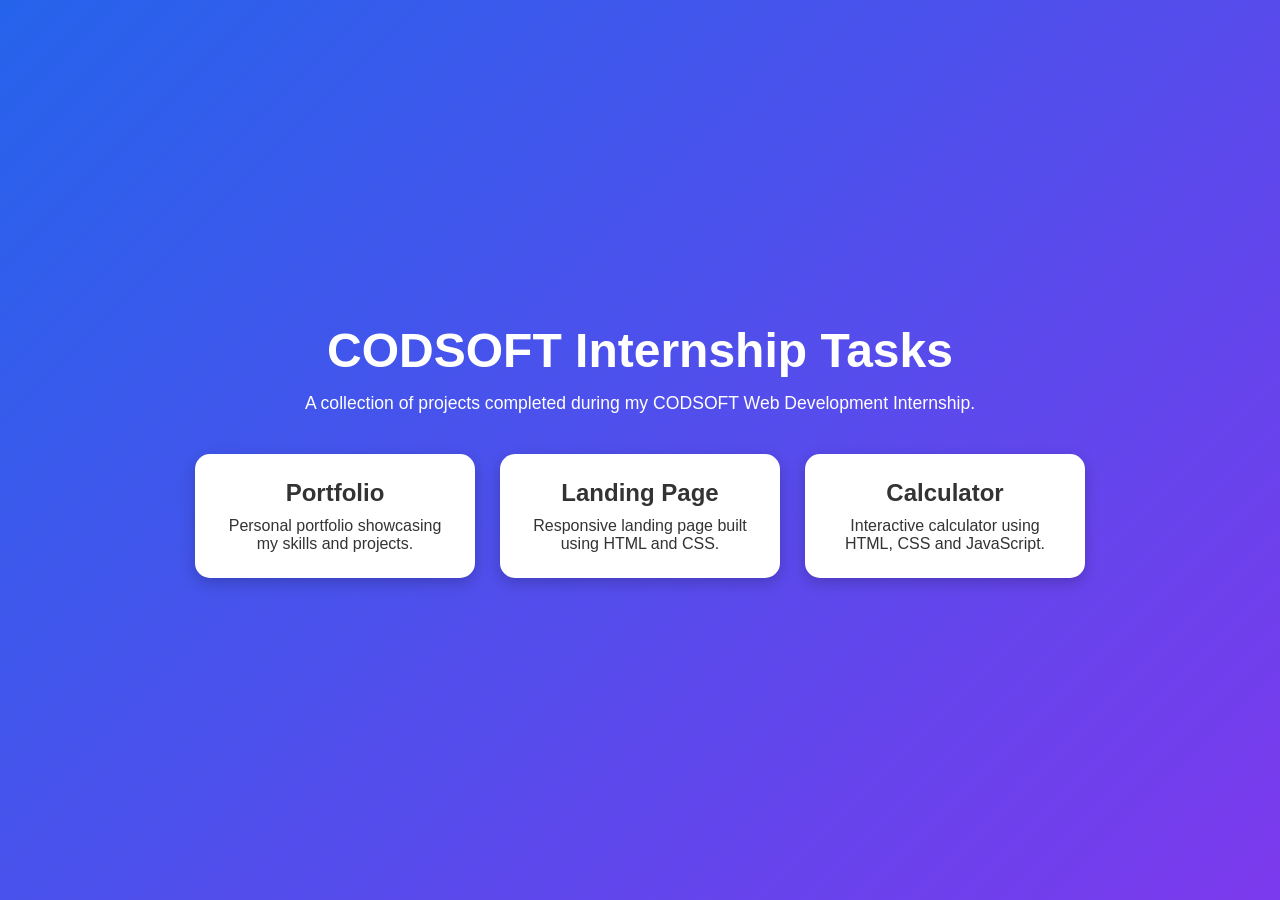
<file: index.html>
<!DOCTYPE html>
<html lang="en">
<head>
  <meta charset="UTF-8">
  <meta name="viewport" content="width=device-width, initial-scale=1.0">
  <title>CODSOFT Internship Tasks</title>
  <link rel="stylesheet" href="styles.css">
</head>
<body>

<div class="container">
    <h1>CODSOFT Internship Tasks</h1>

    <p class="subtitle">
        A collection of projects completed during my CODSOFT Web Development Internship.
    </p>

    <div class="cards">
        <a href="tasks/codsoft_task01/" class="card">
            <h2>Portfolio</h2>
            <p>Personal portfolio showcasing my skills and projects.</p>
        </a>

        <a href="tasks/codsoft_task02/" class="card">
            <h2>Landing Page</h2>
            <p>Responsive landing page built using HTML and CSS.</p>
        </a>

        <a href="tasks/codsoft_task03/" class="card">
            <h2>Calculator</h2>
            <p>Interactive calculator using HTML, CSS and JavaScript.</p>
        </a>
    </div>
</div>
</body>
</html>
</file>
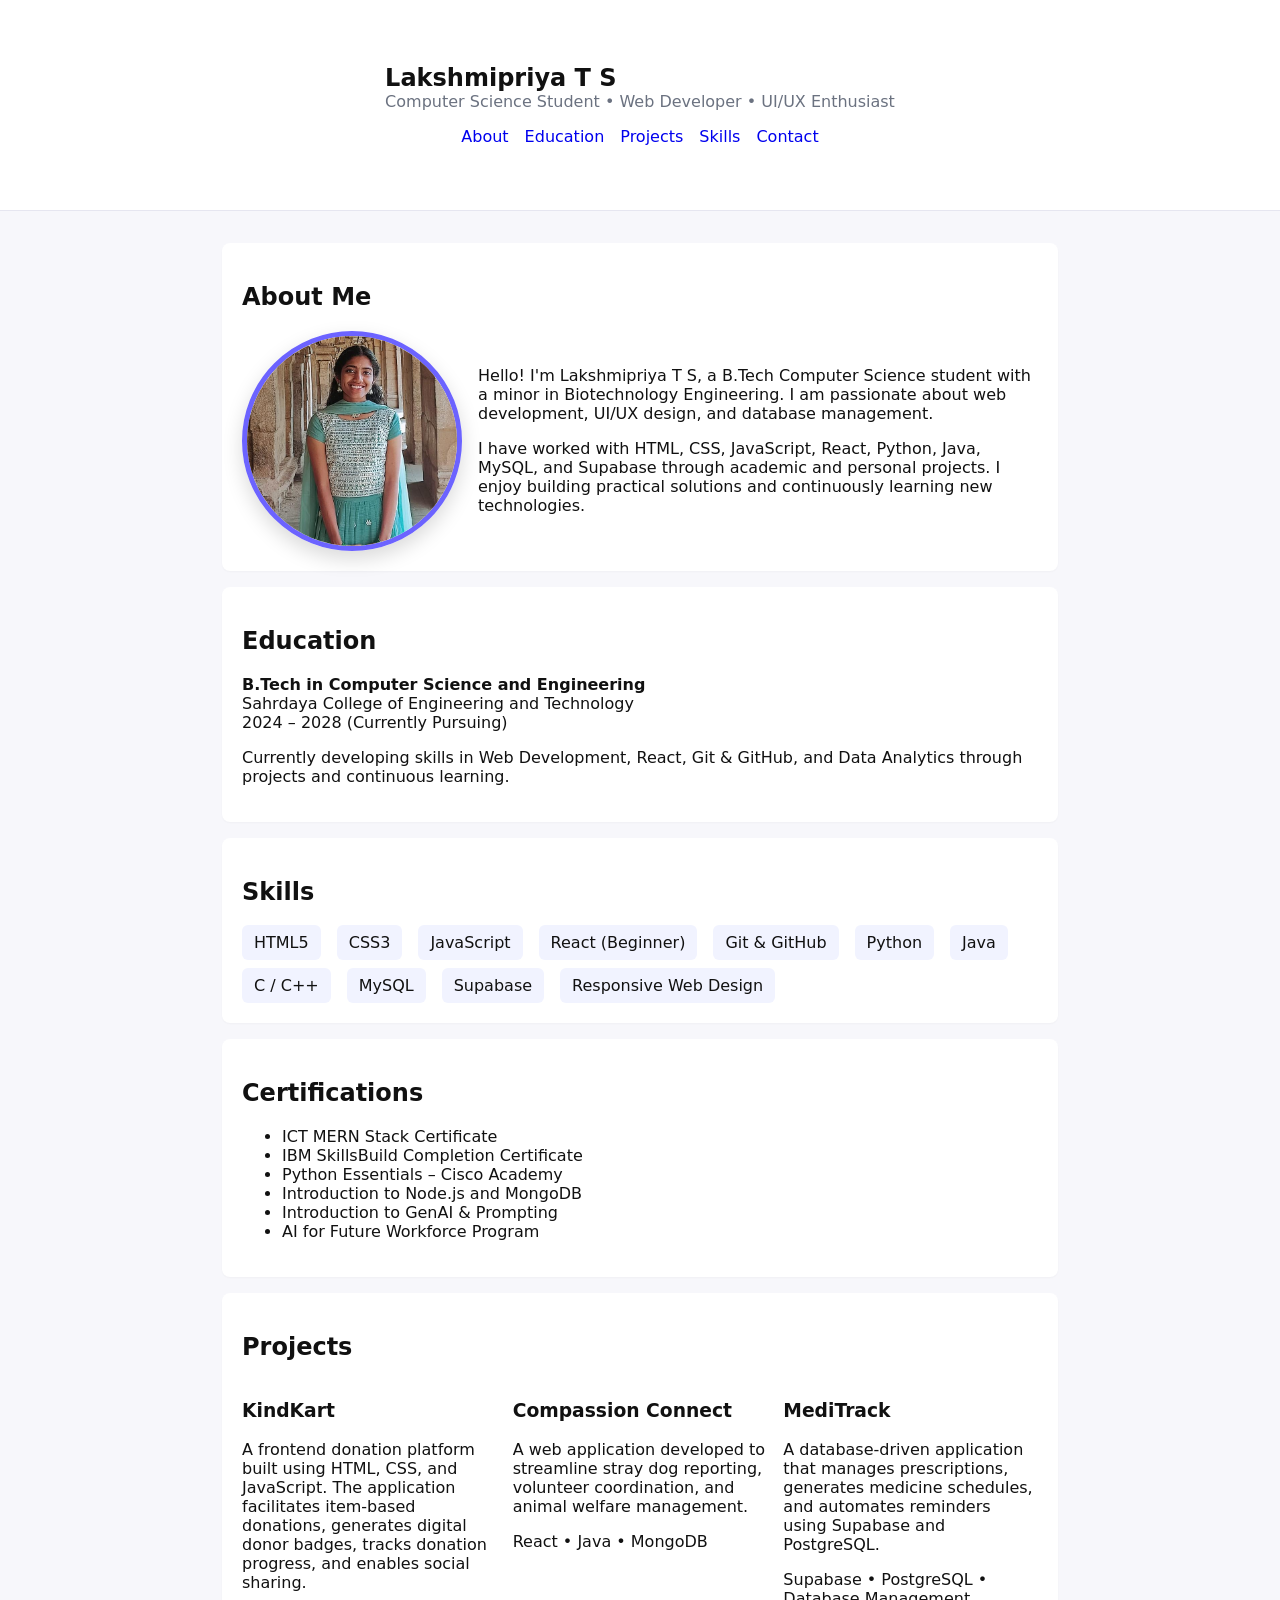
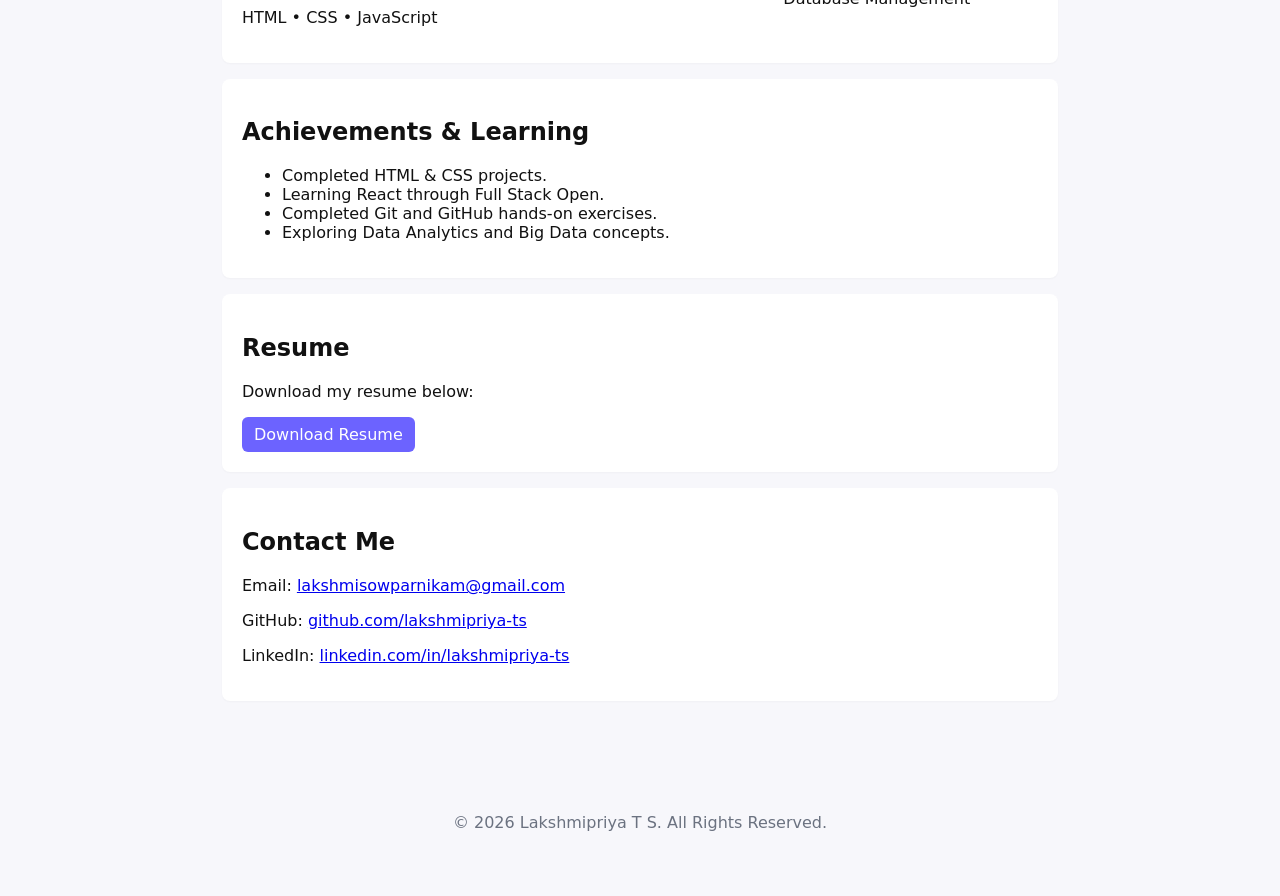
<file: tasks/codsoft_task01/index.html>
<!doctype html>
<html lang="en">
<head>
  <meta charset="utf-8" />
  <meta name="viewport" content="width=device-width, initial-scale=1" />
  <title>Lakshmipriya T S | Portfolio</title>
  <meta name="description" content="Lakshmipriya T S — Computer Science student building responsive websites. Projects in HTML & CSS; learning React and JavaScript." />

  <!-- Open Graph / Social -->
  <meta property="og:title" content="Lakshmipriya T S — Portfolio" />
  <meta property="og:description" content="Computer Science student and web developer — portfolio of projects using HTML, CSS, and React (learning)." />
  <meta property="og:type" content="website" />
  <meta property="og:url"content="https://lakshmipriya-ts.github.io/CODSOFT/tasks/codsoft_task01/" />
  <meta property="og:image" content="/tasks/codsoft_task01/portfolio-project.png" />

  <!-- Twitter Card -->
  <meta name="twitter:card" content="summary_large_image" />

  <link rel="icon" href="/favicon.ico" />
  <link rel="preconnect" href="https://fonts.googleapis.com" />
  <link rel="preconnect" href="https://fonts.gstatic.com" crossorigin />
  <link href="https://fonts.googleapis.com/css2?family=Inter:wght@300;400;600&display=swap" rel="stylesheet">

  <link rel="stylesheet" href="styles.css">

  <style>
    /* Minimal accessibility helpers (can be moved to styles.css) */
    .skip-link { position: absolute; left: -999px; top: auto; width: 1px; height: 1px; overflow: hidden; }
    .skip-link:focus { left: 1rem; top: 1rem; width: auto; height: auto; background: white; padding: .5rem; z-index: 9999; }
    :focus { outline: 3px solid #095; outline-offset: 3px; }
    .header-inner { display:flex; align-items:center; gap:1rem; justify-content:space-between; }
    nav ul { list-style:none; display:flex; gap:1rem; padding:0; margin:0; }
    nav a { text-decoration:none; }
  </style>
</head>

<body>

  <a class="skip-link" href="#main">Skip to main content</a>

  <header id="header" role="banner">
    <div class="container header-inner">
      <div>
        <h1 class="logo">Lakshmipriya T S</h1>
        <p class="tagline">Computer Science Student • Web Developer • UI/UX Enthusiast</p>
      </div>

      <nav aria-label="Primary navigation">
        <ul class="nav-list">
          <li><a href="#about">About</a></li>
          <li><a href="#education">Education</a></li>
          <li><a href="#projects">Projects</a></li>
          <li><a href="#skills">Skills</a></li>
          <li><a href="#contact">Contact</a></li>
        </ul>
      </nav>
    </div>
  </header>

  <main id="main" class="container" role="main">

    <!-- ABOUT -->
    <section id="about">
      <h2>About Me</h2>

      <div class="about-grid">
<img src="profile.jpeg" alt="Lakshmipriya T S" class="profile-img">
        <div>
          <p>
           Hello! I'm Lakshmipriya T S, a B.Tech Computer Science student
          with a minor in Biotechnology Engineering. I am passionate about
          web development, UI/UX design, and database management.
          </p>

          <p>
            I have worked with HTML, CSS, JavaScript, React, Python, Java,
MySQL, and Supabase through academic and personal projects.
I enjoy building practical solutions and continuously learning
new technologies.
          </p>
        </div>
      </div>
    </section>

    <!-- EDUCATION -->
    <section id="education">
      <h2>Education</h2>

      <p>
        <strong>B.Tech in Computer Science and Engineering</strong><br>
    Sahrdaya College of Engineering and Technology<br>
    2024 – 2028 (Currently Pursuing)
      </p>

      <p>
       Currently developing skills in Web Development,
        React, Git & GitHub, and Data Analytics through
       projects and continuous learning.
      </p>
    </section>

    <!-- SKILLS -->
    <section id="skills">
      <h2>Skills</h2>

     <ul class="skills-list">
  <li>HTML5</li>
  <li>CSS3</li>
  <li>JavaScript</li>
  <li>React (Beginner)</li>
  <li>Git & GitHub</li>
  <li>Python</li>
  <li>Java</li>
  <li>C / C++</li>
  <li>MySQL</li>
  <li>Supabase</li>
  <li>Responsive Web Design</li>
</ul>
    </section>
    <section id="certifications">
  <h2>Certifications</h2>

  <ul>
    <li>ICT MERN Stack Certificate</li>
    <li>IBM SkillsBuild Completion Certificate</li>
    <li>Python Essentials – Cisco Academy</li>
    <li>Introduction to Node.js and MongoDB</li>
    <li>Introduction to GenAI & Prompting</li>
    <li>AI for Future Workforce Program</li>
  </ul>
</section>

    <!-- PROJECTS -->
<section id="projects">
  <h2>Projects</h2>

  <div class="projects-grid">

    <article class="project-card">
     
      <h3>KindKart</h3>

      <p>
        A frontend donation platform built using HTML, CSS, and JavaScript.
        The application facilitates item-based donations, generates digital
        donor badges, tracks donation progress, and enables social sharing.
      </p>

      <p class="project-meta">
        HTML • CSS • JavaScript
      </p>
    </article>

    <article class="project-card">
     

      <h3>Compassion Connect</h3>

      <p>
        A web application developed to streamline stray dog reporting,
        volunteer coordination, and animal welfare management.
      </p>

      <p class="project-meta">
        React • Java • MongoDB
      </p>
    </article>

    <article class="project-card">
     

      <h3>MediTrack</h3>

      <p>
        A database-driven application that manages prescriptions,
        generates medicine schedules, and automates reminders using
        Supabase and PostgreSQL.
      </p>

      <p class="project-meta">
        Supabase • PostgreSQL • Database Management
      </p>
    </article>

  </div>
</section>

    <!-- ACHIEVEMENTS -->
    <section id="achievements">
      <h2>Achievements &amp; Learning</h2>

      <ul>
        <li>Completed HTML &amp; CSS projects.</li>
        <li>Learning React through Full Stack Open.</li>
        <li>Completed Git and GitHub hands-on exercises.</li>
        <li>Exploring Data Analytics and Big Data concepts.</li>
      </ul>
    </section>

    <!-- RESUME -->
    <section id="resume">
      <h2>Resume</h2>

      <p>
        Download my resume below:
      </p>

      <a href="resume.pdf" download class="btn">Download Resume</a>
    </section>

    <!-- CONTACT -->
    <section id="contact">
      <h2>Contact Me</h2>

      <p>
        Email:
        <a href="mailto:lakshmisowparnikam@gmail.com">lakshmisowparnikam@gmail.com</a>
      </p>

      <p>
        GitHub:
        <a href="https://github.com/lakshmipriya-ts" target="_blank" rel="noopener noreferrer">github.com/lakshmipriya-ts</a>
      </p>

      <p>
        LinkedIn:
        <a href="https://linkedin.com/in/lakshmi-priya-4a7938324" target="_blank" rel="noopener noreferrer">linkedin.com/in/lakshmipriya-ts</a>
      </p>
    </section>

  </main>

  <footer>
    <div class="container footer-inner">
      <p>© 2026 Lakshmipriya T S. All Rights Reserved.</p>
    </div>
  </footer>

</body>
</html>
</file>
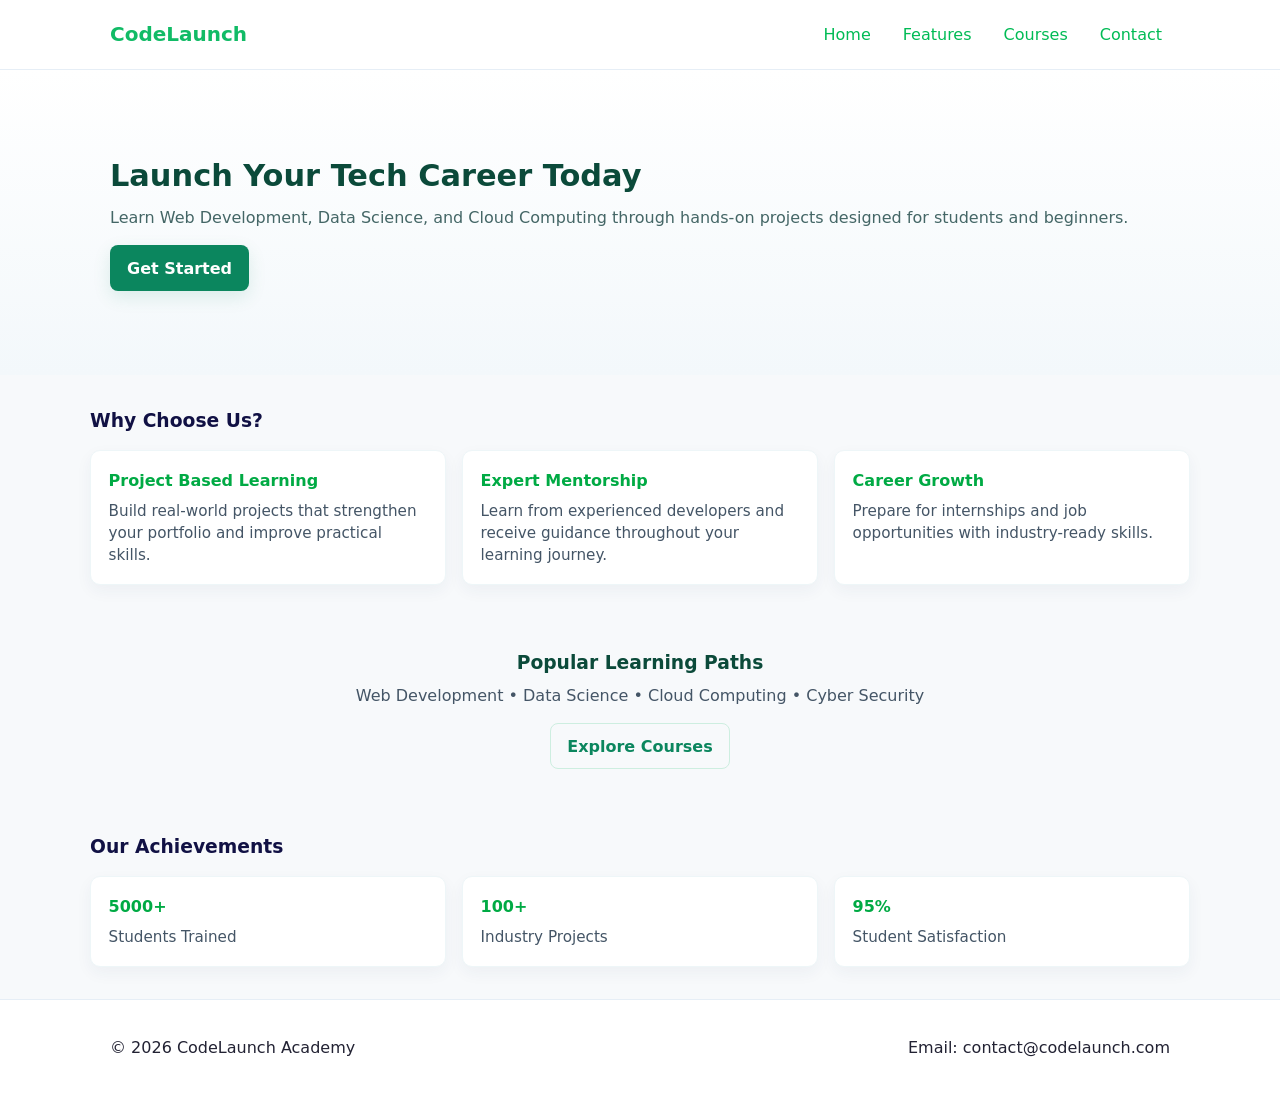
<file: tasks/codsoft_task02/index.html>
<!doctype html>
<html lang="en">
<head>
  <meta charset="utf-8">
  <meta name="viewport" content="width=device-width, initial-scale=1">
  <title>CodeLaunch Academy</title>
  <link rel="stylesheet" href="styles.css">
</head>
<body>

<header class="site-header">
  <div class="container header-inner">
    <h1 class="logo">CodeLaunch</h1>

    <nav>
      <ul class="nav">
        <li><a href="#home">Home</a></li>
        <li><a href="#features">Features</a></li>
        <li><a href="#courses">Courses</a></li>
        <li><a href="#contact">Contact</a></li>
      </ul>
    </nav>
  </div>
</header>

<main>

  <section class="hero" id="home">
    <div class="container">
      <h2 class="hero-title">Launch Your Tech Career Today</h2>

      <p class="hero-sub">
        Learn Web Development, Data Science, and Cloud Computing through
        hands-on projects designed for students and beginners.
      </p>

      <a class="btn primary" href="#features">
        Get Started
      </a>
    </div>
  </section>

  <section id="features" class="features container">

    <h3 class="section-title">Why Choose Us?</h3>

    <div class="cards">

      <article class="card">
        <h4>Project Based Learning</h4>
        <p>
          Build real-world projects that strengthen your portfolio and
          improve practical skills.
        </p>
      </article>

      <article class="card">
        <h4>Expert Mentorship</h4>
        <p>
          Learn from experienced developers and receive guidance throughout
          your learning journey.
        </p>
      </article>

      <article class="card">
        <h4>Career Growth</h4>
        <p>
          Prepare for internships and job opportunities with industry-ready
          skills.
        </p>
      </article>

    </div>
  </section>

  <section id="courses" class="cta container">

    <h3>Popular Learning Paths</h3>

    <p>
      Web Development • Data Science • Cloud Computing • Cyber Security
    </p>

    <a class="btn" href="#">
      Explore Courses
    </a>

  </section>

  <section class="features container">

    <h3 class="section-title">Our Achievements</h3>

    <div class="cards">

      <article class="card">
        <h4>5000+</h4>
        <p>Students Trained</p>
      </article>

      <article class="card">
        <h4>100+</h4>
        <p>Industry Projects</p>
      </article>

      <article class="card">
        <h4>95%</h4>
        <p>Student Satisfaction</p>
      </article>

    </div>

  </section>

</main>

<footer class="site-footer" id="contact">

  <div class="container footer-inner">

    <p>© 2026 CodeLaunch Academy</p>

    <p>Email: contact@codelaunch.com</p>

  </div>

</footer>

</body>
</html>
</file>
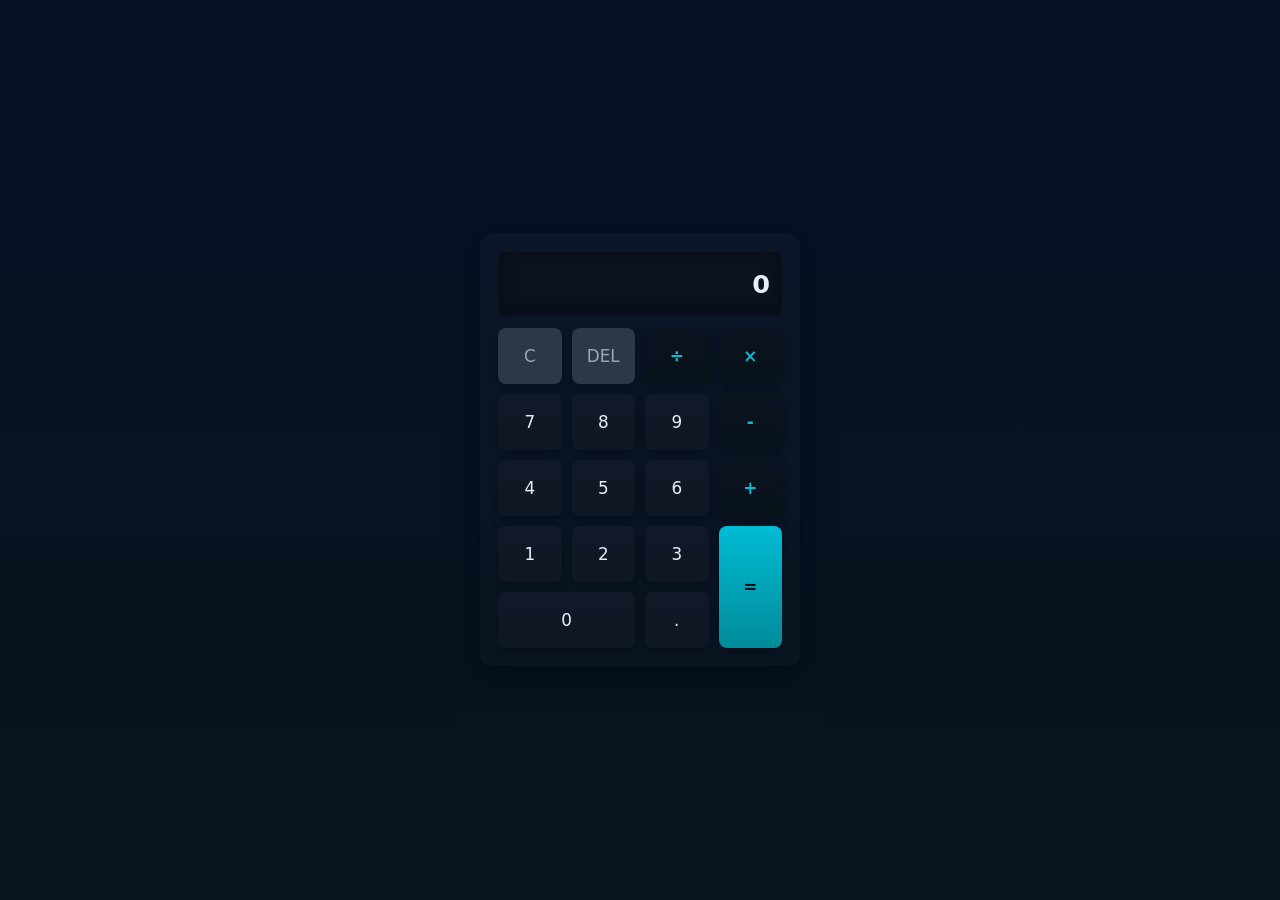
<file: tasks/codsoft_task03/index.html>
<!doctype html>
<html lang="en">
<head>
  <meta charset="utf-8" />
  <meta name="viewport" content="width=device-width, initial-scale=1" />
  <title>Level 1 - Task 3 Calculator</title>
  <link rel="stylesheet" href="styles.css">
</head>
<body>
  <main class="calculator">
    <div class="display" id="display">0</div>

    <div class="buttons">
      <button class="btn function" data-action="clear">C</button>
      <button class="btn function" data-action="delete">DEL</button>
      <button class="btn operator" data-action="operator">÷</button>
      <button class="btn operator" data-action="operator">×</button>

      <button class="btn number">7</button>
      <button class="btn number">8</button>
      <button class="btn number">9</button>
      <button class="btn operator" data-action="operator">-</button>

      <button class="btn number">4</button>
      <button class="btn number">5</button>
      <button class="btn number">6</button>
      <button class="btn operator" data-action="operator">+</button>

      <button class="btn number">1</button>
      <button class="btn number">2</button>
      <button class="btn number">3</button>
      <button class="btn equals" data-action="equals">=</button>

      <button class="btn number zero">0</button>
      <button class="btn number">.</button>
    </div>
  </main>

  <script src="script.js"></script>
</body>
</html>
</file>
<file: styles.css>
*{
    margin:0;
    padding:0;
    box-sizing:border-box;
    font-family:Arial,sans-serif;
}

body{
    min-height:100vh;
    display:flex;
    justify-content:center;
    align-items:center;
    background:linear-gradient(135deg,#2563eb,#7c3aed);
}

.container{
    text-align:center;
    color:white;
}

h1{
    font-size:3rem;
    margin-bottom:15px;
}

.subtitle{
    margin-bottom:40px;
    font-size:1.1rem;
}

.cards{
    display:flex;
    gap:25px;
    flex-wrap:wrap;
    justify-content:center;
}

.card{
    width:280px;
    padding:25px;
    background:white;
    color:#333;
    text-decoration:none;
    border-radius:15px;
    box-shadow:0 5px 15px rgba(0,0,0,0.2);
    transition:0.3s;
}

.card:hover{
    transform:translateY(-10px);
}

.card h2{
    margin-bottom:10px;
}
</file>
<file: tasks/codsoft_task01/styles.css>
/* styles.css — Level 1 portfolio styles */
:root{--accent:#6c63ff;--bg:#f7f7fb;--muted:#6b7280;--maxwidth:900px}
*{box-sizing:border-box}
body{font-family:system-ui,-apple-system,Segoe UI,Roboto,Helvetica,Arial;margin:0;background:var(--bg);color:#111}
.container{max-width:var(--maxwidth);margin:0 auto;padding:2rem}
header{background:white;border-bottom:1px solid #e6e6f0;padding:2rem 0}
.header-inner{display:flex;flex-direction:column;align-items:flex-start}
.logo{margin:0;font-size:1.5rem}
.tagline{margin:0;color:var(--muted)}
main{padding:2rem 0}
section{background:white;padding:1.25rem;border-radius:8px;margin-bottom:1rem;box-shadow:0 1px 2px rgba(16,24,40,0.03)}
.about-grid{display:flex;gap:1rem;align-items:center}
.profile-img{
    width:220px;
    height:220px;
    object-fit:cover;
    border-radius:50%;
    border:5px solid #6c63ff;
    box-shadow:0 8px 20px rgba(0,0,0,.15);
}
.skills-list{display:flex;flex-wrap:wrap;gap:0.5rem 1rem;list-style:none;padding:0;margin:0}
.skills-list li{background:#f1f3ff;padding:0.5rem 0.75rem;border-radius:6px}
.projects-grid{display:grid;grid-template-columns:repeat(3,1fr);gap:1rem}
.project-card img{width:100%;height:140px;object-fit:cover;border-radius:6px}
.btn{display:inline-block;background:var(--accent);color:white;padding:0.5rem 0.75rem;border-radius:6px;text-decoration:none}
.note{color:var(--muted);font-size:0.9rem}
footer{padding:1rem 0;text-align:center;color:var(--muted)}
@media(max-width:900px){.projects-grid{grid-template-columns:repeat(2,1fr)}}
@media(max-width:600px){.about-grid{flex-direction:column;align-items:flex-start}.projects-grid{grid-template-columns:1fr}.profile-img{width:100%;height:auto}}
</file>
<file: tasks/codsoft_task02/styles.css>
/* Basic reset */
* { box-sizing: border-box; margin: 0; padding: 0; }
html, body { height: 100%; }
body { font-family: Inter, system-ui, -apple-system, 'Segoe UI', Roboto, 'Helvetica Neue', Arial; line-height: 1.45; color: #223; background: #f7f9fb; }

/* Layout helpers */
.container { max-width: 1100px; margin: 0 auto; padding: 1.25rem; }
.header-inner, .footer-inner { display: flex; align-items: center; justify-content: space-between; }

/* Header */
.site-header { background: #fff; border-bottom: 1px solid #e6eef6; }
.logo { font-weight: 700; color: #1b6; font-size: 1.25rem; }
.nav { list-style: none; display: flex; gap: 1rem; }
.nav a { color: #0b5; text-decoration: none; padding: 0.5rem; border-radius: 6px; transition: background .15s; }
.nav a:hover { background: rgba(11,85,51,0.06); }

/* Hero */
.hero { padding: 4rem 0; background: linear-gradient(180deg, #fff 0%, #f3f8fb 100%); }
.hero-title { font-size: 1.9rem; margin-bottom: 0.5rem; color: #0b4a3a; }
.hero-sub { color: #466; margin-bottom: 1rem; }
.btn { display: inline-block; text-decoration: none; padding: 0.65rem 1rem; border-radius: 8px; border: 1px solid transparent; font-weight: 600; }
.btn.primary { background: #0b865e; color: #fff; box-shadow: 0 6px 18px rgba(11,134,94,0.12); }
.btn:not(.primary) { background: transparent; color: #0b865e; border-color: #cdeee0; }

/* Features */
.features { padding: 2rem 0; }
.section-title { margin-bottom: 1rem; color: #114; }
.cards { display: grid; grid-template-columns: repeat(3, 1fr); gap: 1rem; }
.card { background: #fff; padding: 1.1rem; border-radius: 10px; box-shadow: 0 6px 16px rgba(30,60,90,0.05); border: 1px solid #eef6f8; }
.card h4 { margin-bottom: 0.5rem; color: #0a4; }
.card p { color: #456; font-size: 0.95rem; }

/* CTA */
.cta { padding: 2rem 0; text-align: center; }
.cta h3 { margin-bottom: .5rem; color: #0b4a3a; }
.cta p { margin-bottom: 1rem; color: #456; }

/* Footer */
.site-footer { padding: 1rem 0; background: #fff; border-top: 1px solid #e6eef6; }
.credits { color: #7a8; font-size: 0.9rem; }

/* Responsive adjustments to avoid overlapping */
@media (max-width: 900px) {
  .cards { grid-template-columns: repeat(2, 1fr); }
  .hero-title { font-size: 1.6rem; }
}
@media (max-width: 600px) {
  .header-inner { flex-direction: column; gap: .75rem; align-items: flex-start; }
  .nav { flex-wrap: wrap; }
  .cards { grid-template-columns: 1fr; }
  .container { padding: 1rem; }
  .hero { padding: 3rem 0; }
}
</file>
<file: tasks/codsoft_task03/styles.css>
:root{
  --bg:#0f1724;
  --panel:#0b1220;
  --accent:#00bcd4;
  --btn:#1f2937;
  --text:#e6eef6;
  --muted:#9aa7b6;
}

*{box-sizing:border-box;font-family:Inter, system-ui, -apple-system, "Segoe UI", Roboto, "Helvetica Neue", Arial;}
html,body{height:100%;margin:0;background:linear-gradient(180deg,#071026 0%, #08131b 100%);display:flex;align-items:center;justify-content:center;padding:24px;color:var(--text);}

.calculator{
  width:320px;
  background:linear-gradient(180deg, rgba(255,255,255,0.02), rgba(255,255,255,0.01));
  border-radius:12px;
  padding:18px;
  box-shadow:0 10px 30px rgba(2,6,23,0.6), inset 0 1px 0 rgba(255,255,255,0.02);
}

.display{
  height:64px;
  background:var(--panel);
  border-radius:8px;
  display:flex;
  align-items:center;
  justify-content:flex-end;
  padding:12px;
  font-size:1.6rem;
  font-weight:600;
  color:var(--text);
  overflow:hidden;
  word-break:break-all;
  margin-bottom:12px;
  box-shadow:inset 0 -4px 24px rgba(0,0,0,0.4);
}

.buttons{
  display:grid;
  grid-template-columns: repeat(4, 1fr);
  grid-auto-rows:56px;
  gap:10px;
}

/* Buttons */
.btn{
  border:0;
  border-radius:8px;
  background:var(--btn);
  color:var(--text);
  font-size:1.05rem;
  cursor:pointer;
  transition:transform .06s ease, box-shadow .06s;
  box-shadow: 0 4px 10px rgba(2,6,23,0.45);
}
.btn:active{transform:translateY(1px);}

.btn.number{background:linear-gradient(180deg,#111827,#0f1724);}
.btn.operator{background:linear-gradient(180deg,#0b1220,#08121a); color:var(--accent); font-weight:700;}
.btn.function{background:#2b3946; color:var(--muted);}
.btn.equals{
  grid-row: 4 / span 2;
  grid-column: 4 / 5;
  background:linear-gradient(180deg,var(--accent), #008b99);
  color:#021018;
  font-weight:800;
}

/* Zero spans two columns */
.btn.zero{
  grid-column: 1 / span 2;
}

/* Smaller decimal button when needed */
@media (max-width:360px){
  .calculator{width:100%;}
  .display{font-size:1.3rem}
}
</file>
